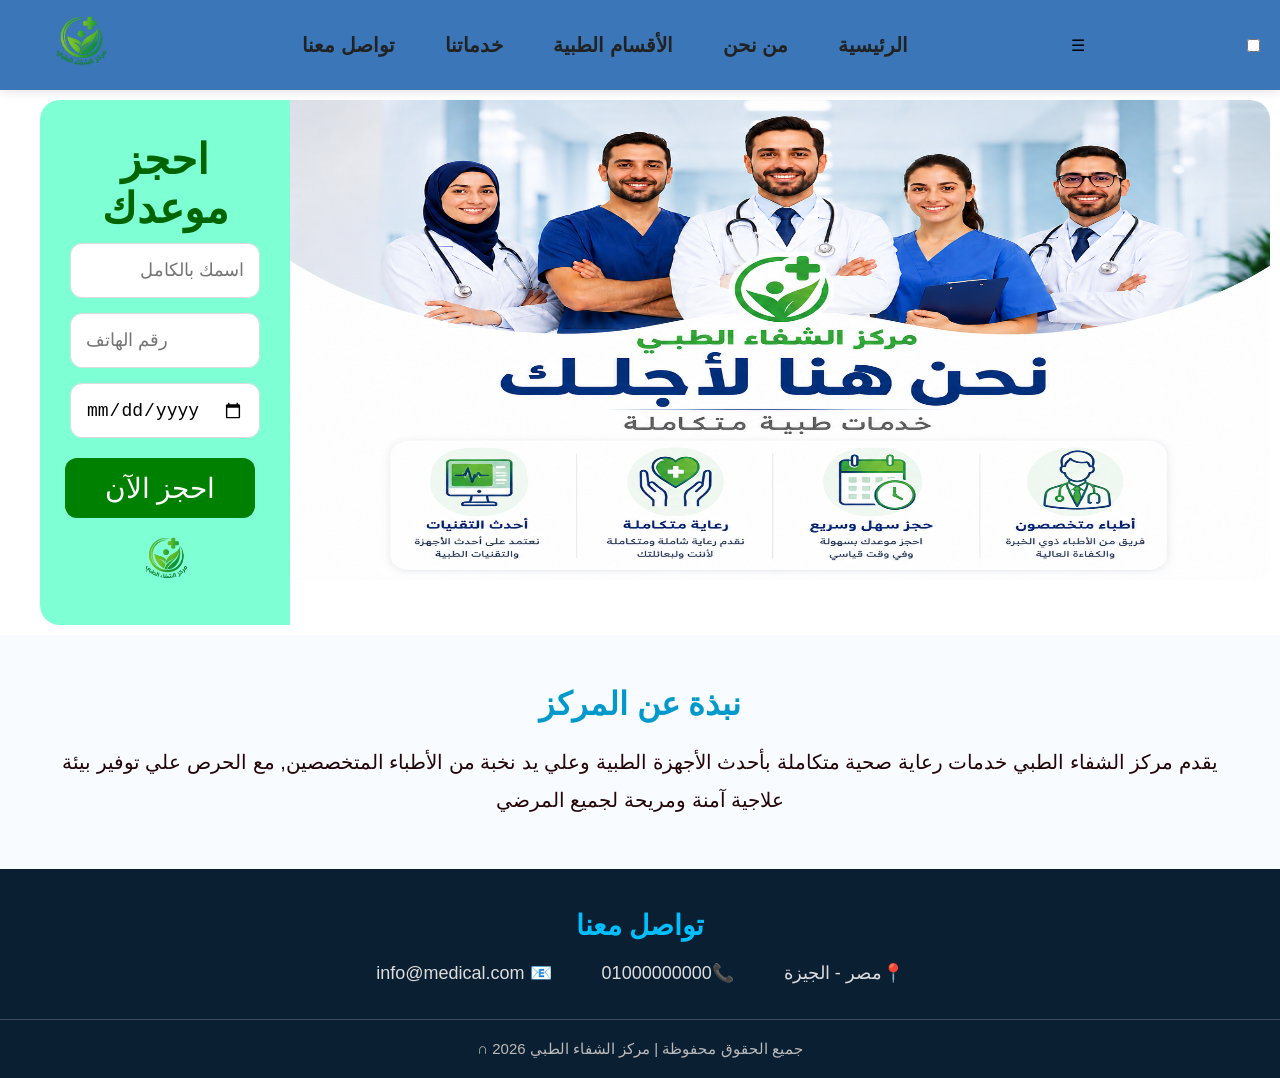
<file: index.html>
<!DOCTYPE html>
<html lang="ar" dir="rtl">
<head>
    <meta charset="UTF-8">
    <meta name="viewport" content="width=device-width, initial-scale=1.0">
    <title>مركز الشفاء الطبي</title>
    <link rel="stylesheet" href="style.css">
    <meta name="google" content="notranslate">
    <meta name="robots" content="notranslate">
</head>
<body>
     <header>
        <input type="checkbox" id="menu-toggle" class="menu-toggle">
        <label for="menu-toggle" class="menu-icon">&#9776;</label>
         <nav>
            <ul>
                <li><a href="index.html">الرئيسية</a></li>
                <li><a href="#">من نحن</a></li>
                <li class="dropdown">
                    <a href="aksam.html">الأقسام الطبية</a>
                    <input type="checkbox" id="drop-toggle"
                     class="drop-toggle">
                    <label for="drop-toggle" class="drop-icon">&#9662;</label> 

                    <ul class="dropdown-menu">
                        <li><a href="#">قلب</a></li>
                        <li><a href="kids.html">أطفال</a></li>
                        <li><a href="#">عظام</a></li>
                        <li><a href="#">أسنان</a></li>
                    </ul>
                </li>
                <li><a href="#">خدماتنا</a></li>
                <li><a href="contact-us.html">تواصل معنا</a></li>    
            </ul>
         

         </nav>
        <div class="logo">
            <img src="images/logo2.png" alt="logo">

        </div>

    </header>
<!--الصورة والفورم  -->
     <section class="hero">
        <!-- الصورة -->
         <div class="hero-image">
            <img src="images/mydoctors.png" alt="doctor">
         </div>
         <!-- الفورم -->
          <div class="form-box">
            <h2>احجز موعدك</h2>
            <form>
                <input type="text" placeholder="اسمك بالكامل">
                <input type="tel" placeholder="رقم الهاتف">
                <input type="date">
                <button>احجز الآن</button>
                <div class="form-logo">
                    <img src="images/logo2.png" alt="form-logo">

                </div>
            </form>
        </div>
    </section>
    <section class="about-center">
        <h2>نبذة عن المركز</h2>
        <p>
            يقدم مركز الشفاء الطبي خدمات رعاية صحية متكاملة
             بأحدث الأجهزة الطبية وعلي يد نخبة من الأطباء المتخصصين, مع الحرص علي 
             توفير بيئة علاجية آمنة ومريحة لجميع المرضي
        </p>

    </section>
    <footer class="footer">
        <div class="footer-contact">
            <h3>تواصل معنا</h3>
            <div class="contact-info">
            <p>📍مصر - الجيزة</p>
            <p>📞01000000000</p>
            <p>📧 info@medical.com</p>
            </div>
        <div class="footer-bottom">
            <p dir="rtl">
                جميع الحقوق محفوظة | مركز الشفاء الطبي 2026 &cap;
            </p>

        </div>    
            

        </div>

    </footer>

</body>
</html>
</file>
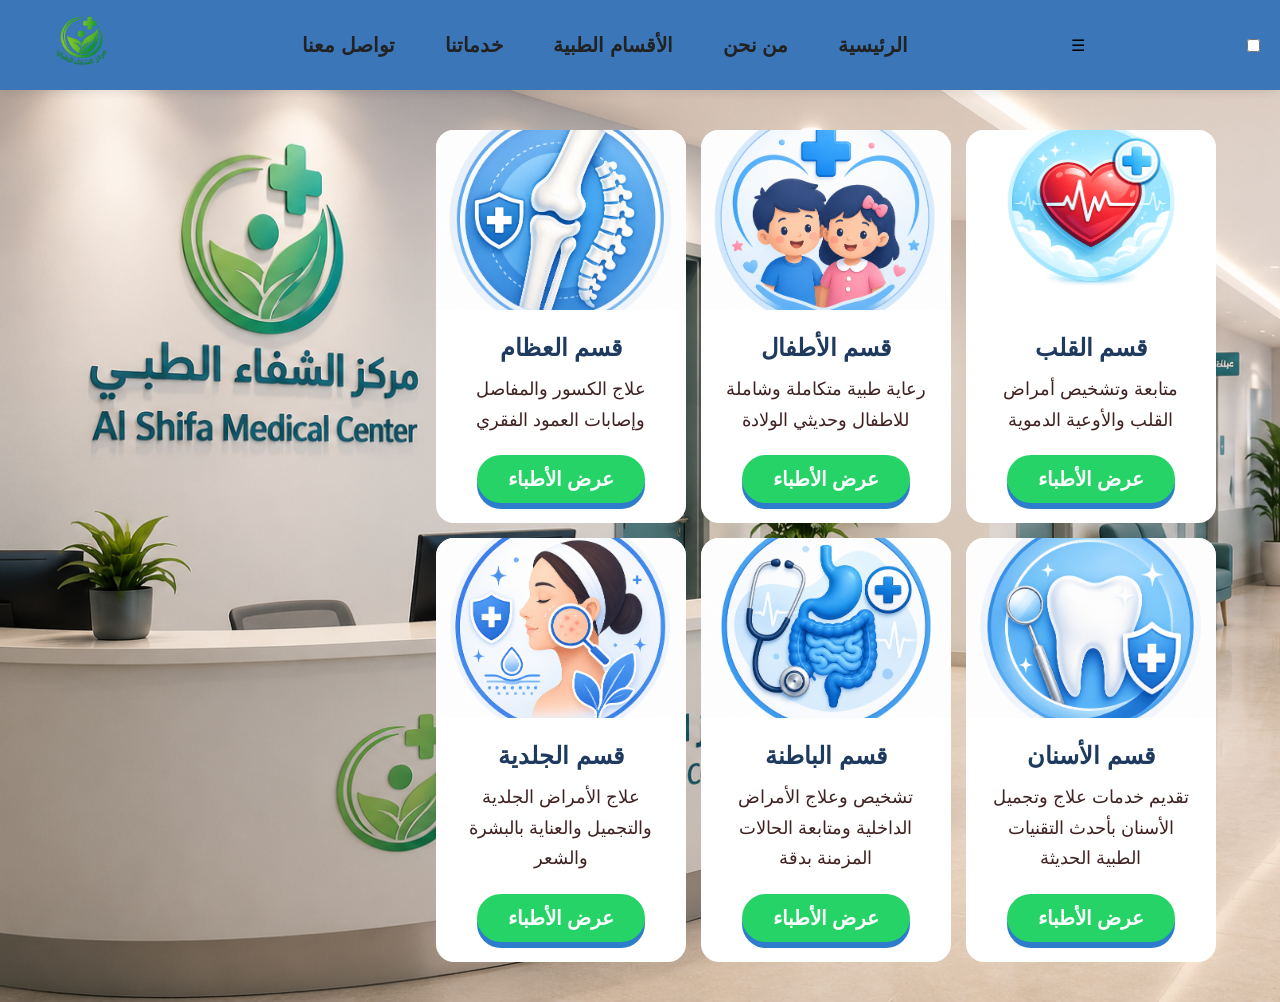
<file: aksam.html>
<!DOCTYPE html>
<html lang="ar" dir="rtl">
<head>
    <meta charset="UTF-8">
    <meta name="viewport" content="width=device-width, initial-scale=1.0">
    <title>Document</title>
    <link rel="stylesheet" href="style.css">
    <meta name="google" content="notranslate">
    <meta name="robots" content="notranslate"
</head>
<body class="pag2">
   <header>
        <input type="checkbox" id="menu-toggle" class="menu-toggle">
        <label for="menu-toggle" class="menu-icon">&#9776;</label>
         <nav>
            <ul>
                <li><a href="index.html">الرئيسية</a></li>
                <li><a href="#">من نحن</a></li>
                <li class="dropdown">
                    <a href="aksam.html">الأقسام الطبية</a>
                    <input type="checkbox" id="drop-toggle"
                     class="drop-toggle">
                    <label for="drop-toggle" class="drop-icon">&#9662;</label> 

                    <ul class="dropdown-menu">
                        <li><a href="#">قلب</a></li>
                        <li><a href="kids.html">أطفال</a></li>
                        <li><a href="#">عظام</a></li>
                        <li><a href="#">أسنان</a></li>
                    </ul>
                </li>
                <li><a href="#">خدماتنا</a></li>
                <li><a href="contact-us.html">تواصل معنا</a></li>    
            </ul>
         

         </nav>
        <div class="logo">
            <img src="images/logo2.png" alt="logo">

        </div>

    </header>
    <div class="departments-page">
        <div class="dept-card">
        <img src="images/car1.png" alt="">
        <div class="card-content">
        <h3>قسم القلب</h3>
        <p>
            متابعة وتشخيص أمراض القلب والأوعية الدموية
        </p>
        <a href="#" class="btn">عرض الأطباء</a>
        </div>

    </div>
    <!-- قسم الاطفال -->
     <div class="dept-card">
        <img src="images/card2.png" alt="">
        <div class="card-content">
            <h3>قسم الأطفال</h3>
            <p>
                رعاية طبية متكاملة وشاملة للاطفال وحديثي الولادة
            </p>
            <a href="kids.html" class="btn">عرض الأطباء</a>

        </div>

     </div>
     <!-- قسم العظام -->
      <div class="dept-card">
        <img src="images/card3.png" alt="">
        <div class="card-content">
            <h3>قسم العظام</h3>
            <p>
                علاج الكسور والمفاصل وإصابات العمود الفقري
            </p>
            <a href="#" class="btn">عرض الأطباء</a>

        </div>

      </div>
      <!-- قسم الأسنان -->
       <div class="dept-card">
        <img src="images/card4.png" alt="">
        <div class="card-content">
            <h3>قسم الأسنان</h3>
            <p>
                تقديم خدمات علاج وتجميل الأسنان بأحدث التقنيات الطبية الحديثة
            </p>
            <a href="#" class="btn">عرض الأطباء</a>

        </div>

       </div>
       <div class="dept-card">
        <img src="images/card5.png" alt="">
        <div class="card-content">
            <h3>قسم الباطنة</h3>
            <p>
                تشخيص وعلاج الأمراض الداخلية ومتابعة الحالات المزمنة بدقة
            </p>
            <a href="#" class="btn">عرض الأطباء</a>

        </div>

       </div>
       <div class="dept-card">
        <img src="images/card6.png" alt="">
        <div class="card-content">
            <h3>قسم الجلدية</h3>
            <p>
                علاج الأمراض الجلدية والتجميل والعناية بالبشرة والشعر
            </p>
            <a href="#" class="btn">عرض الأطباء</a>

        </div>

       </div>
    </div>
    </body>


    

</html>
</file>
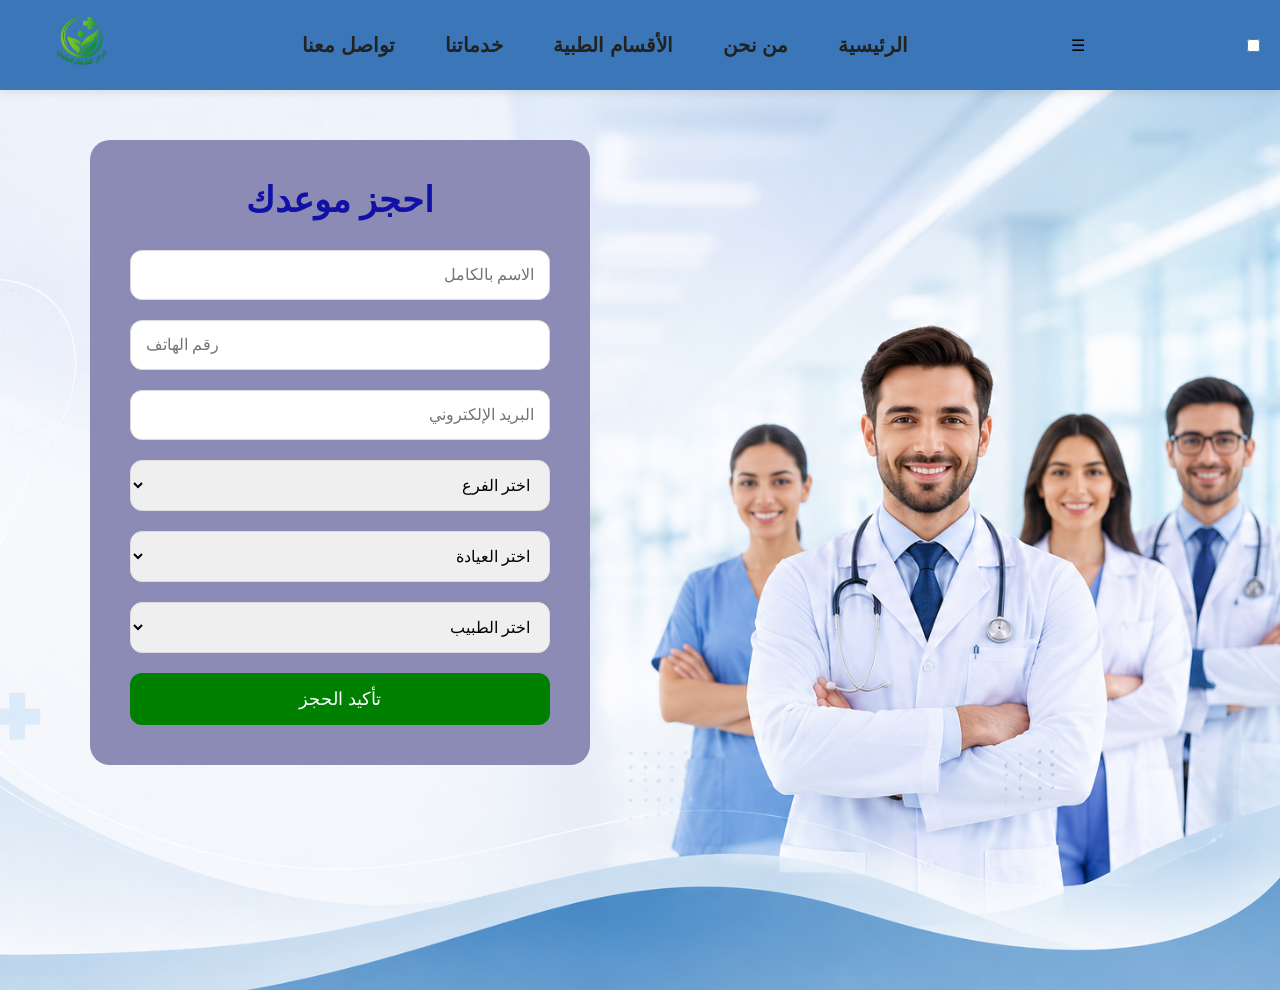
<file: booking.html>
<!DOCTYPE html>
<html lang="ar" dir="rtl">
<head>
    <meta charset="UTF-8">
    <meta name="viewport" content="width=device-width, initial-scale=1.0">
    <title>booking</title>
    <link rel="stylesheet" href="style.css">
    <meta name="google" content="notranslate">
    <meta name="robots" content="notranslate">
</head>
<body class="booking-pag-body">
    <header>
        <input type="checkbox" id="menu-toggle" class="menu-toggle">
        <label for="menu-toggle" class="menu-icon">&#9776;</label>
         <nav>
            <ul>
                <li><a href="index.html">الرئيسية</a></li>
                <li><a href="#">من نحن</a></li>
                <li class="dropdown">
                    <a href="aksam.html">الأقسام الطبية</a>
                    <input type="checkbox" id="drop-toggle"
                     class="drop-toggle">
                    <label for="drop-toggle" class="drop-icon">&#9662;</label> 

                    <ul class="dropdown-menu">
                        <li><a href="#">قلب</a></li>
                        <li><a href="kids.html">أطفال</a></li>
                        <li><a href="#">عظام</a></li>
                        <li><a href="#">أسنان</a></li>
                    </ul>
                </li>
                <li><a href="#">خدماتنا</a></li>
                <li><a href="contact-us.html">تواصل معنا</a></li>    
            </ul>
         

         </nav>
        <div class="logo">
            <img src="images/logo2.png" alt="logo">

        </div>

    </header>
    <section class="booking-pag">
        <div class="booking-container">
            <form class="booking-form">
                <h2>احجز موعدك</h2>
                <input type="text" placeholder="الاسم بالكامل">
                <input type="tel" placeholder="رقم الهاتف">
                <input type="email" placeholder="البريد الإلكتروني">
                <select>
                    <option disabled selected>
                        اختر الفرع
                    </option>
                    <option>فرع القاهرة</option>
                    <option>فرع الجيزة</option>
                    <option>فرع الإسكندرية</option>
                
                </select>
                <select>
                    <option disabled selected>
                        اختر العيادة
                    </option>
                    <option>قلب</option>
                    <option>أطفال</option>
                    <option>عظام</option>
                    <option>أسنان</option>
                </select>
                <select>
                    <option disabled selected>
                        اختر الطبيب
                    </option>
                    <option>د/ أحمد علي</option>
                    <option>د/ علي حسن</option>
                    <option>د/ طارق النبراشي</option>
                    <option>د/ نجلاء سعيد</option>
                </select>
                <button>تأكيد الحجز</button>
            </form>

        </div>
        

    </section>
    
</body>
</html>
</file>
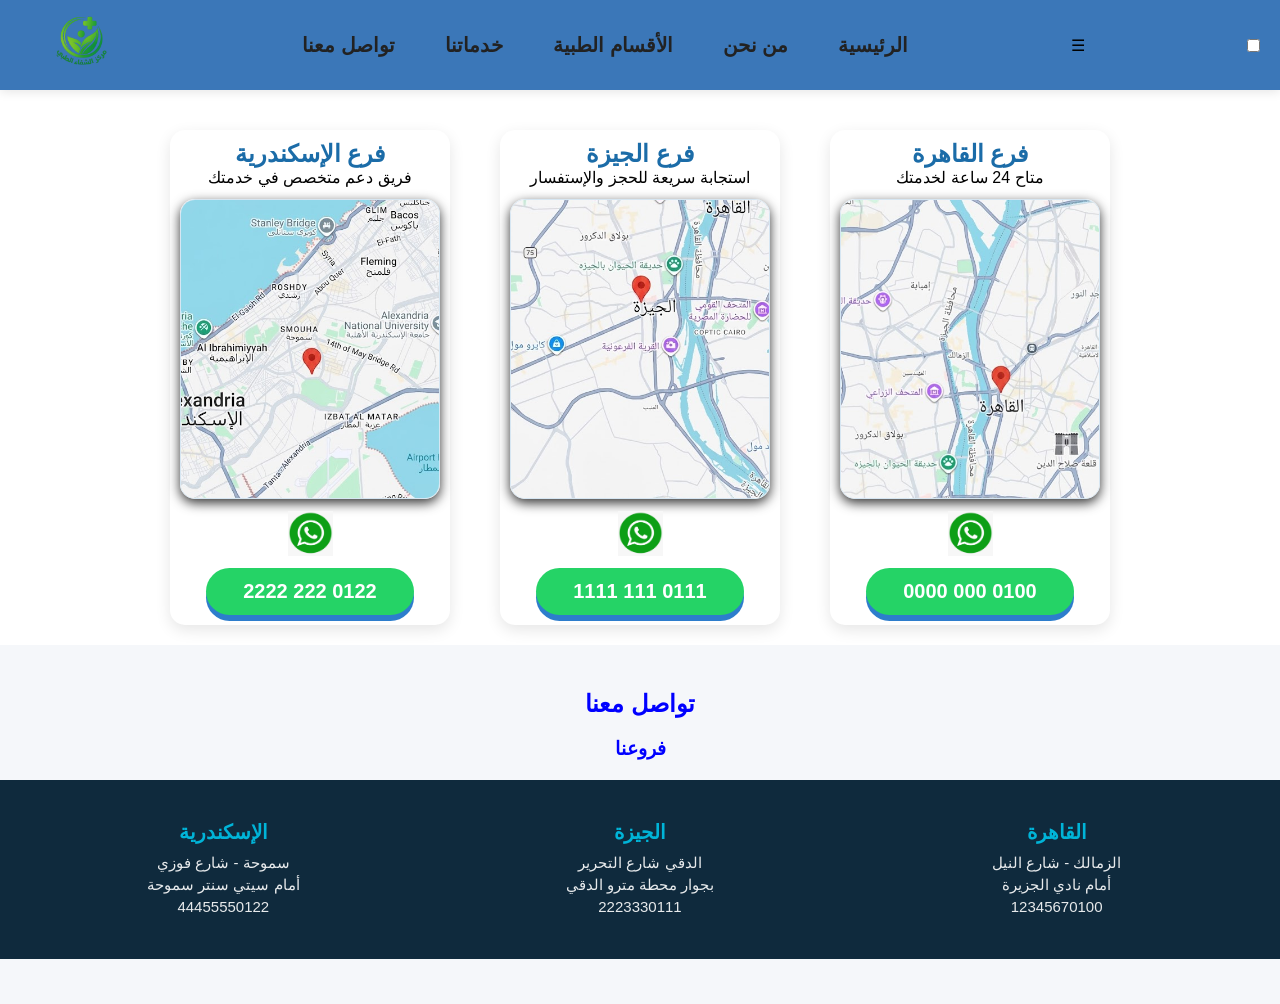
<file: contact-us.html>
<!DOCTYPE html>
<html lang="ar" dir="rtl">
<head>
    <meta charset="UTF-8">
    <meta name="viewport" content="width=device-width, initial-scale=1.0">
    <title>contact-us</title>
    <link rel="stylesheet" href="style.css">
    <meta name="google" content="notranslate">
    <meta name="robots" content="notranslate">
</head>
<body>
    <header>
        <input type="checkbox" id="menu-toggle" class="menu-toggle">
        <label for="menu-toggle" class="menu-icon">&#9776;</label>
         <nav>
            <ul>
                <li><a href="index.html">الرئيسية</a></li>
                <li><a href="#">من نحن</a></li>
                <li class="dropdown">
                    <a href="aksam.html">الأقسام الطبية</a>
                    <input type="checkbox" id="drop-toggle"
                     class="drop-toggle">
                    <label for="drop-toggle" class="drop-icon">&#9662;</label> 

                    <ul class="dropdown-menu">
                        <li><a href="#">قلب</a></li>
                        <li><a href="kids.html">أطفال</a></li>
                        <li><a href="#">عظام</a></li>
                        <li><a href="#">أسنان</a></li>
                    </ul>
                </li>
                <li><a href="#">خدماتنا</a></li>
                <li><a href="contact-us.html">تواصل معنا</a></li>    
            </ul>
         

         </nav>
        <div class="logo">
            <img src="images/logo2.png" alt="logo">

        </div>

    </header>
    <div class="container">
        <!-- القاهرة -->
         <div class="card">
            <h2>فرع القاهرة</h2>
            <p>متاح 24 ساعة لخدمتك</p>
            <div class="map-box">
                <img src="images/cairo.jpeg" alt="خريطة القاهرة">
            </div>
            <img src="images/ws-app.jpeg" class="whatsapp-icon" alt="logo1">
            <div class="btn">0100 000 0000</div>
        </div>
        <!-- الجيزة -->
         <div class="card">
            <h2>فرع الجيزة</h2>
            <p>استجابة سريعة للحجز والإستفسار</p>
            <div class="map-box">
                <img src="images/giza.jpeg" alt="خريطة الجيزة">
            </div>
            <img src="images/ws-app.jpeg" class="whatsapp-icon" alt="logo2">
            <div class="btn">0111 111 1111</div>
        </div>
        <!-- الإسكندرية -->
         <div class="card">
            <h2>فرع الإسكندرية</h2>
            <p>فريق دعم متخصص في خدمتك</p>
            <div class="map-box">
                <img src="images/alex.jpeg" alt="خريطة الإسكندرية">
            </div>
            <img src="images/ws-app.jpeg" class="whatsapp-icon" alt="logo3">
            <div class="btn">0122 222 2222</div>

         </div>

    </div>
    <section class="contact-section">
        <h2 class="main-title">تواصل معنا</h2>
        <h3 branches-title>فروعنا</h3>
        <div class="contact-strip">
            <div class="contact-item">
                <h3>القاهرة</h3>
                <p>الزمالك - شارع النيل</p>
                <p>أمام نادي الجزيرة</p>
                <p>12345670100</p>

            </div>
            <div class="contact-item">
                <h3>الجيزة</h3>
                <p>الدقي شارع التحرير</p>
                <p>بجوار محطة مترو الدقي</p>
                <p>2223330111</p>

            </div>
            <div class="contact-item">
                <h3>الإسكندرية</h3>
                <p>سموحة - شارع فوزي</p>
                <p>أمام سيتي سنتر سموحة</p>
                <p>44455550122</p>

            </div>

        </div>

    </section>

</body>
</html>
</file>
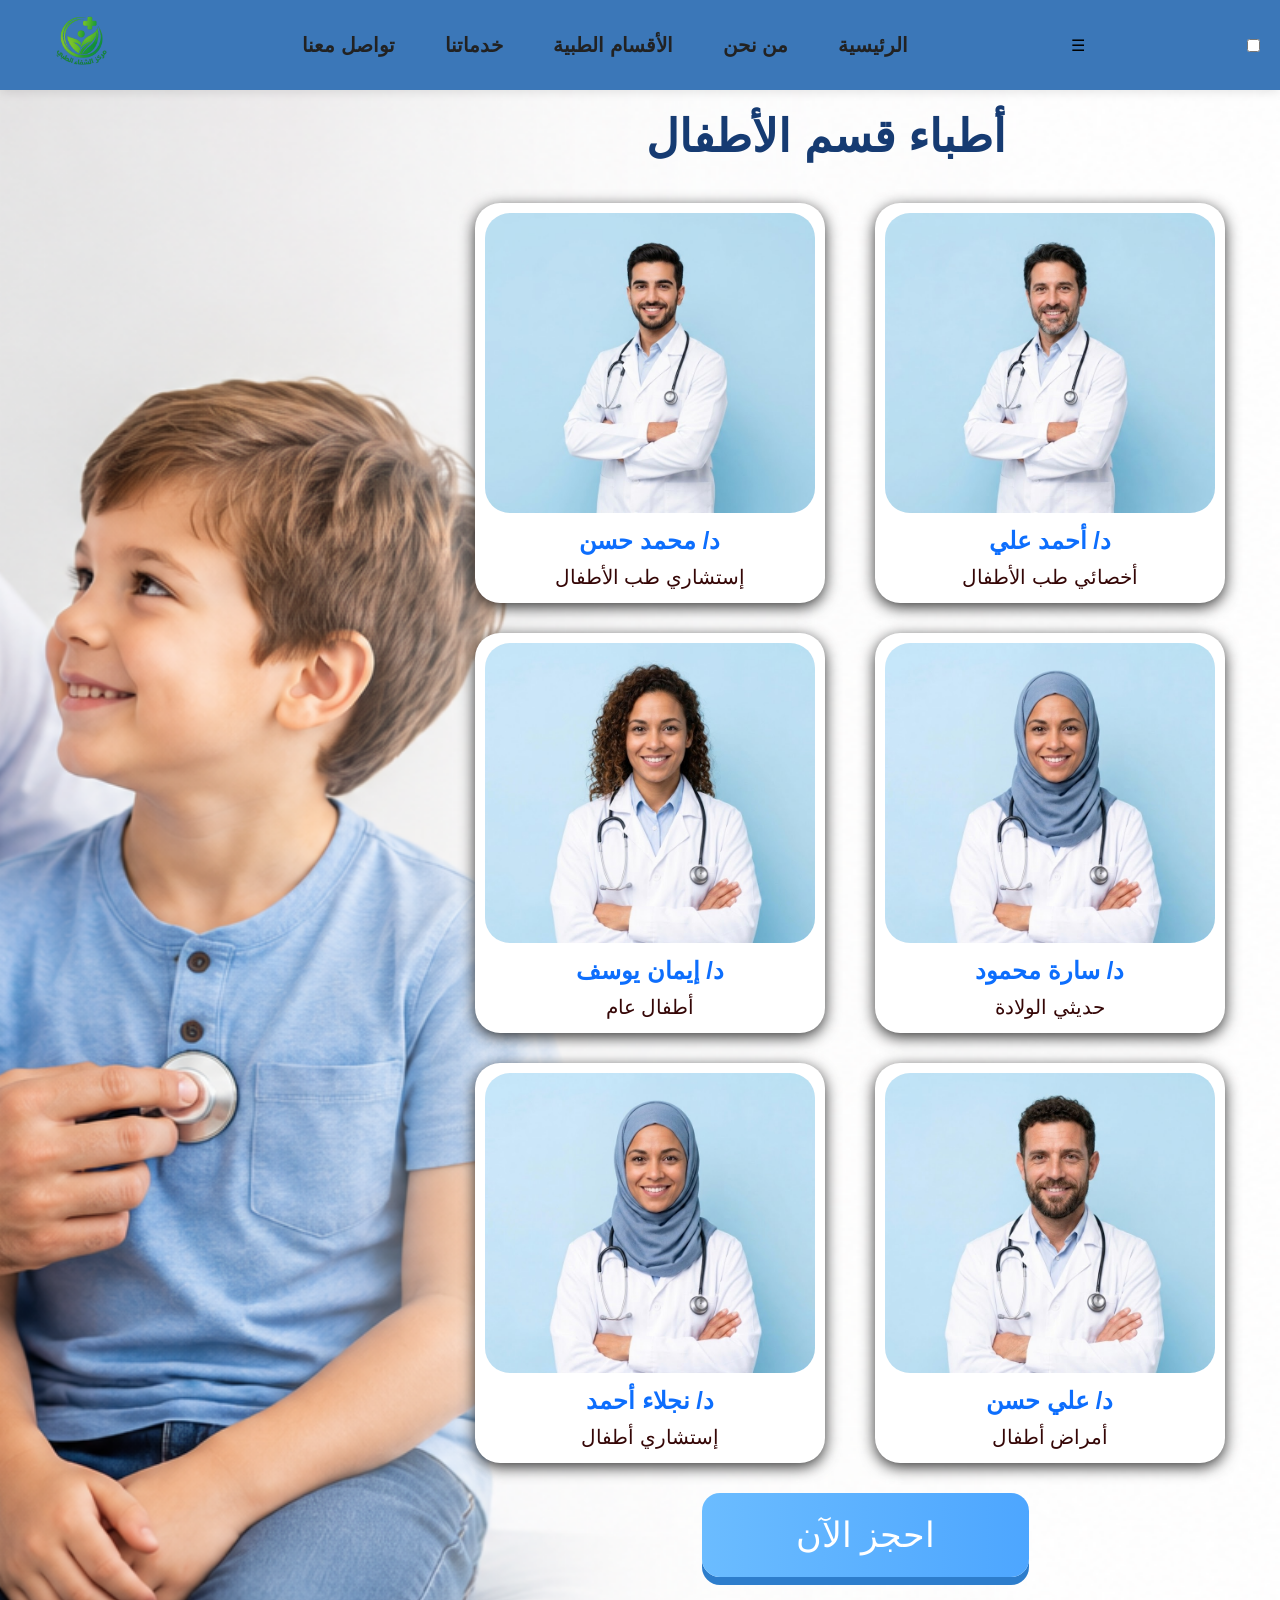
<file: kids.html>
<!DOCTYPE html>
<html lang="ar" dir="rtl">
<head>
    <meta charset="UTF-8">
    <meta name="viewport" content="width=device-width, initial-scale=1.0">
    <title>مركز الشفاء الطبي</title>
    <link rel="stylesheet" href="style.css">
    <meta name="google" content="notranslate">
    <meta name="robots" content="notranslate">
</head>
<body class="kids">
   <header>
        <input type="checkbox" id="menu-toggle" class="menu-toggle">
        <label for="menu-toggle" class="menu-icon">&#9776;</label>
         <nav>
            <ul>
                <li><a href="index.html">الرئيسية</a></li>
                <li><a href="#">من نحن</a></li>
                <li class="dropdown">
                    <a href="aksam.html">الأقسام الطبية</a>
                    <input type="checkbox" id="drop-toggle"
                     class="drop-toggle">
                    <label for="drop-toggle" class="drop-icon">&#9662;</label> 

                    <ul class="dropdown-menu">
                        <li><a href="#">قلب</a></li>
                        <li><a href="kids.html">أطفال</a></li>
                        <li><a href="#">عظام</a></li>
                        <li><a href="#">أسنان</a></li>
                    </ul>
                </li>
                <li><a href="#">خدماتنا</a></li>
                <li><a href="contact-us.html">تواصل معنا</a></li>    
            </ul>
         

         </nav>
        <div class="logo">
            <img src="images/logo2.png" alt="logo">

        </div>

    </header>
    <section class="container">
        <h1 class="title">أطباء قسم الأطفال</h1>
        <div class="grid">
            <div class="doctor">
                <img src="images/doc1.jpeg" alt="">
                <div class="doctor-info">
                <h3>د/ أحمد علي</h3>
                <p>أخصائي طب الأطفال</p>
                </div>

            </div>
            <div class="doctor">
                <img src="images/doc2.jpeg" alt="">
                <div class="doctor-info">
                <h3>د/ محمد حسن</h3>
                <p>إستشاري طب الأطفال</p>
                </div>
            </div>
            <div class="doctor">
                <img src="images/doc5.jpeg" alt="">
                <div class="doctor-info">
                <h3>د/ سارة محمود</h3>
                <p>حديثي الولادة</p>
                </div>

            </div>
            <div class="doctor">
                <img src="images/doc6.jpeg" alt="">
                <div class="doctor-info">
                <h3>د/ إيمان يوسف</h3>
                <p>أطفال عام</p>
                </div>

            </div>
            <div class="doctor">
                <img src="images/doc4.jpeg" alt="">
                <div class="doctor-info">
                <h3>د/ علي حسن</h3>
                <p>أمراض أطفال</p>
                </div>

            </div>
            <div class="doctor">
                <img src="images/doc5.jpeg" alt="">
                <div class="doctor-info">
                <h3>د/ نجلاء أحمد</h3>
                <p>إستشاري أطفال</p>
                </div>

            </div>

        </div>
        <div class="btn-box">
            <a href="booking.html">
                <button class="big-btn">
                    احجز الآن
                </button>
            </a>

        </div>
    </section>
    
</body>
</html>
</file>
<file: style.css>
*{
    padding: 0;
    margin: 0;
    box-sizing: border-box;
}
body{
    padding-top: 90px;
    margin: 0;
    width: 100%;
    overflow-x: hidden;
    direction: rtl;
    font-family: Arial, sans-serif;
    background-color: white;
    height: auto !important;
    min-height: 100vh;
}
 /*  الهيدر  */
 header{
    position: fixed;
    top: 0;
    left: 0;
    width: 100%;
    display: flex;
    background-color: #3b77b8;
    box-shadow: 0 2px 10px rgba(0, 0, 0, 0.1);
    padding: 5px 20px;
    justify-content: space-between;
    align-items: center;
    z-index: 9999;
}
/* الميديا كويري للهيدر(نافبار ولوجو) */
/* اخفاء سهم الدروب داون والتشيك بوكس ع الكمبيوتر */
.drop-toggle, .drop-icon{
    display: none;
}





@media (max-width: 768px) {
    /* بننزل محتوى الموقع كله تحت الهيدر عشان مشكلة المارجين تفضل محلولة */
    body {
        padding-top: 60px !important;
    }

    /* الهيدر الثابت */
    header {
        position: fixed !important;
        top: 0 !important;
        left: 0 !important;
        width: 100% !important;
        height: 60px !important;
        background-color: #3b77b8 !important;
        z-index: 9999 !important;
    }

    /* الأيقونات واللوجو */
    .menu-icon {
        display: block !important;
        position: absolute !important;
        right: 20px !important;
        top: 12px !important;
        font-size: 28px !important;
        color: black !important;
        cursor: pointer !important;
        z-index: 10001 !important;
    }

    .logo {
        position: absolute !important;
        left: 20px !important;
        top: 8px !important;
        z-index: 10001 !important;
    }
    .logo img {
        height: 45px !important;
        width: auto !important;
    }

    nav {
        position: relative !important;
        width: 100% !important;
        height: 100% !important;
        max-height: none !important;
    }

    /* 📌 القائمة الزرقاء: زودنا overflow-y عشان لو اللينكات كتيرة تسكرول وما تختفيش */
        nav ul {
    position: fixed !important;
    top: 60px !important;
    right: -100% !important;
    width: 50% !important;
    height: auto !important;
    background-color: white !important;
    display: flex !important;
    flex-direction: column !important;
    align-items: flex-start !important;
    justify-content: flex-start !important; /* يضمن بدء العناصر من الأعلى مباشرة */
    gap: 15px !important; /* تقليل المسافة بين العناصر وتثبيتها بشكل أنيق */
    padding: 20px 15px !important; /* مسافة داخلية متناسقة للـ الحواف */
    margin: 0 !important;
    list-style: none !important;
    z-index: 998 !important;
    transition: right 0.4s ease-in-out !important;
    overflow-y: auto !important; /* يضمن تفعيل السكرول إذا كان الهاتف صغيراً جداً دون اختفاء (خدماتنا) */
        }

    nav ul li {
        width: 100% !important;
        margin-bottom: 2px !important;
        position: relative !important;
    }
    nav ul li {
    margin: 0 !important; /* إلغاء أي هوامش افتراضية تتسبب في وسع المسافات */
    padding: 0 !important;
    width: 100% !important;
}

nav ul li a {
    display: block !important;
    padding: 8px 10px !important; /* يعطي مساحة ضغط مريحة للمستخدم وشكل أنيق دون أخذ مساحة ضخمة */
    margin: 0 !important;
}
    

    .menu-toggle:checked ~ nav ul {
        right: 0 !important;
    }

    /* 🏹 السهم الأبيض الصغير: بنخليه يظهر تحت الكلمة مباشرة وبشكل واضح */
    .dropdown > a {
        display: flex !important;
    }
    
    label[for="drop-toggle"] {
        display: inline flex !important;
        color: black !important; /* أبيض صريح */
        font-size: 22px !important;
        cursor: pointer !important;
        margin-top: 5px !important; /* تحت الكلمة مباشرة */
        text-align: center !important;
        width: fit-content !important;
    }

    /* القائمة الفرعية للأقسام */
    header .dropdown-menu {
        display: none !important;
        position: static !important; /* بتفتح تحت السهم علطول جوة المنيو */
        width: 100% !important;
        background-color: aqua !important;
        border-radius: 10px !important;
        list-style: none !important;
        padding: 0px !important;
        margin-top: 5px !important;
    }
    header .dropdown-menu li {
        margin-bottom: 0px !important;
    }
    header .dropdown-menu li a {
        font-size: 16px !important;
    }

    /* فتح الأقسام */
    .drop-toggle:checked ~ .dropdown-menu {
        display: block !important;
    }

    /* إخفاء مربعات التشيك بوكس القبيحة */
    .menu-toggle, .drop-toggle {
        display: none !important;
    }
}








 

nav> ul{
    list-style: none;
    display: flex;
    align-items: center;
    gap: 50px;
}
nav> ul> li> a{
    text-decoration: none;
    color: #222;
    font-size: 20px;
    font-weight: bold;
    padding: 10px 0;
    transition: 0.3s;
}
nav> ul> li> a:hover{
    color: white;
}
.dropdown{
    position: relative;
}
.dropdown> a{
    transition: 0.3s ease;
}
.dropdown:hover> a{
    color: white;
    
} 
.dropdown-menu{
    display: none;
    position: absolute;
    top: 25px;
    right: 0;
    width: 150px;
    background: white;
    border-radius: 15px;
    padding: 10px 0;
    box-shadow: 0 10px 25px rgba(0, 0, 0, 0.12);
    opacity: 0;
    visibility: hidden;
    transform: 
    translateY(18px)
    scale(0.94);
    transition: 
    opacity 0.7s ease,
    transform 0.7s ease,
    visibility 0.7s cubic-bezier(0.19, 1, 0.22, 1);
    z-index: 9999;
}
.dropdown:hover .dropdown-menu{
    display: block;
    opacity: 1;
    visibility: visible;
    transform: translateY(0)
    scale(1);
}
.dropdown-menu li{
    list-style: none;
}
.dropdown-menu li a{
    display: block;
    padding: 14px 20px;
    color: #222;
    text-decoration: none;
    font-size: 20px;
    transition: 0.3s ease;
}
.dropdown-menu li a:hover{
    background: green;
    color: white;
    padding-right: 30px;
}
.logo{
    display: flex;
    align-items: center;
    max-width: 250px;

}
.logo img{
    width: 120px;
    

}



/* الصورة والفورم */
.hero{
    display: flex;
    gap: 0;
    align-items: stretch;
    
    padding: 10px;
    flex-wrap: wrap;
}
/*  الصورة */
.hero-image img{
    display: block;
    width: 980px;
    height: 480px;
    border-radius: 0 20px 20px 0 ;
}
/* الفورم */
.form-box{
    width: 40px;
    
    min-width: 250px;
    max-width: 500px;
    background-color: aquamarine;
    padding: 30px;
    border-radius: 20px 0 0 20px;
    margin-left: 0;
    display: flex;
    flex-direction: column;
    gap: 0;
}
.form-box h2{
    text-align: center;
    color: darkgreen;
    font-size: 42px;
    margin: 5px;
    margin-bottom: 10px ;
}
.form-box input{
    width: 100%;
    height: 55px;
    box-sizing: border-box;
    border: 1px solid #ddd;
    border-radius: 12px;
    padding: 0 15px;
    margin-bottom: 15px;
    font-size: 18px;
    outline: none;
    transition: 0.3s;
}
.form-box input:focus{
    border-color: green;
    box-shadow: 0 0 8px rgba(0, 128, 0, 0.2);
}
.form-box button{
    width: 100%;
    height: 60px;
    box-sizing: border-box;
    background: green;
    color: white;
    border: none;
    border-radius: 12px;
    font-size: 28px;
    cursor: pointer;
    margin: 5px;
    transition: 0.3s;
}    
.form-box button:hover{
    background-color: darkgreen;
    transform: scale(1.03);
}
.form-logo{
    margin-top: 5px;
}
.form-logo img{
    width: 100px;
    height: auto;
    display: block;
    margin: auto;
}
.about-center{
    width: 100%;
    padding: 50px;
    background: #f8fbff;
    text-align: center;
}
.about-center h2{
    color: #0099cc;
    font-size: 32px;
    margin-bottom: 20px;
}
.about-center p{
    color: rgb(35, 5, 5);
    font-size: 20px;
    line-height: 1.9;
}
.footer{
    width: 100%;
    background: #0b1f33;
    color: white;
    text-align: center;
    padding-top: 40px;
}



.footer-contact h3{
    color: #00bfff;
    font-size: 28px;
    margin-bottom: 20px;
}
.contact-info{
    display: flex;
    justify-content: center;
    align-items: center;
    gap: 50px;
    flex-wrap: wrap;
}
.contact-info p{
    margin: 0;
    color: #ddd;
    font-size: 18px;
}
.footer-bottom{
    margin-top: 35px;
    padding: 20px;
    border-top: 1px solid rgba(255, 255, 255, 0.2);
    font-size: 15px;
    color: #bbb;
}
/* الميديا كويري لصفحة الرئيسية */
@media (max-width: 1024px){
    html, body{
        width: 100%;
        overflow-x: hidden;
        overflow-y: auto;
    }
    .hero{
        flex-direction: column !important;
        align-items: center !important;
        justify-content: center !important;
        padding: 20px 10px;
        width: 100% !important;
        box-sizing: border-box !important;

    }
    .hero-image{
        width: 100% !important;
        display: flex !important;
        justify-content: center !important;
    }
    .hero-image img{
        width: 90% !important;
        height: auto !important;
        max-width: 100% !important;
        border-radius: 20px !important;
    }
    .form-box{
        width: 90% !important;
        max-width: 400px !important;
        margin: 20px auto !important;
        box-sizing: border-box !important;
    }
    .form-box h2{
        font-size: 26px !important;
        margin-bottom: 15px !important;
    }
    .form-box input, .form-box button{
        font-size: 16px !important;
        height: 50px !important;
    }
    .contact-info{
        gap: 15px !important;
        justify-content: center !important;
        width: 100% !important;
        box-sizing: border-box !important;
    }
    .contact-info p{
        font-size: 15px !important;
        text-align: center !important;
    }
    .footer{
        width: 100% !important;
        position: relative !important;
        height: auto !important;
        clear: both;
    }
}
/* -------------- pag2 ------------- */
.pag2{
    padding: 0;
    margin: 0;
    box-sizing: border-box;
}
.pag2{
    
    background-image: url("images/backgrownd.png");
    background-size: cover;
    margin: 0;
    font-family: Arial, sans-serif;
    padding-top: 90px;
    width: 100%;
    
    overflow-x: hidden;
    direction: rtl;
}
/* صفحة الاقسام */
.departments-page{
    width: 90%;
    margin: 40px auto;
    display: grid;
    grid-template-columns: repeat(3,250px);
    gap: 15px;
}
/* الكارت */
.dept-card{
    width: 250px;
    background: white;
    border-radius: 18px;
    overflow: hidden;
    box-shadow: rgba(0, 0, 0, 0.1);
    transition: 0.3s;
}
.dept-card:hover{
    transform: translateY(-8px);
}
/* الصورة */
.dept-card img{
    width: 100%;
    height: 180px;
    object-fit: cover;
    background: white;
}
/* محتوي الكارت */
.card-content{
    padding: 20px;
    text-align: center;
}
/* عنوان القسم */
.card-content h3{
    font-size: 24px;
    color: #1e3a5f;
    margin-bottom: 12px;
}
/* وصف القسم */
.card-content p{
    color: #402222;
    line-height: 1.7;
    margin-bottom: 20px;
    font-size: 18px;
}
/* الزر */
.btn{
    width: 80%;
    margin: auto;
    padding: 12px;
    border: none;
    display:inline-block;
    text-decoration: none;
    background: #4da6ff;
    color: white;
    padding: 10px 20px;
    border-radius: 12px;
    box-shadow: 0 6px 0 #2d7dcc;
    cursor: pointer;
    transition: 0.3s;
    font-size: 20px;
}
.btn:hover{
    transform: translateY(4px);
    box-shadow: 0 2px 0 #2d7dcc;
}
/* الميديا كويري لصفحة الأقسام الطبية */
@media (max-width: 1024px){
    body.pag2 .departments-page{
        display: flex !important;
        flex-direction: column !important;
        align-items: center !important;
        justify-content: center !important;
        gap: 30px !important;
        padding: 20px 15px !important;
        width: 100% !important;
        box-sizing: border-box !important;
    }
    body.pag2 .dept-card{
        width: 90% !important;
        max-width: 450px !important;
        height: auto !important;
        margin: 0 auto !important;
        box-sizing: border-box !important;
        display: flex !important;
        flex-direction: column !important;
        align-items: center !important;

    }
    body.pag2 .dept-card img{
        width: 100% !important;
        max-width: 250px !important;
        height: auto !important;
        margin-bottom: 15px !important;

    }
    body.pag2 .card-content{
        text-align: center !important;
        width: 100% !important;

    }
    body.pag2 .card-content h3{
        font-size: 22px !important;
        margin-bottom: 10px !important;
    }
    body.pag2 .card-content p{
        font-size: 16px !important;
        line-height: 1.6 !important;
        margin-bottom: 15px !important;
    }
    body.pag2 .card-content .btn{
        display: inline-block !important;
        width: 80% !important;
        max-width: 200px !important;
        padding: 10px 0 !important;
        font-size: 16px !important;
    }
}


    

/* صفحة قسم الأطفال */
.kids{
    margin: 0;
    width: 100%;
    padding-top: 70px;
    direction: rtl;
    font-family: Arial, sans-serif;
    background-image:url("images/pagkids.png");
    overflow-x: hidden;
    background-position: center;
    background-repeat: no-repeat;
    background-size: cover;
}
/* الكونتينر */
.container{
    display: flex;
    padding-top: 40px !important;
    padding-bottom: 20px !important;

}
.title{
    text-align: center;
    margin-bottom: 10px;
    font-size: 45px;
    color: #163b72;
    position: relative;
    margin-left: 30%;
    margin-top: 0;
    padding-bottom: 10px;
}
/* الجريد الذكي ريسبونسف */
.grid{
    display: grid;
    grid-template-columns: repeat(2, 370px);
    justify-content: flex-start;
    gap: 30px 30px;
    margin-top: -30px !important;
    margin-bottom: -30px;
    margin-left: 400px;

}
/* كارت الدكتور */
.doctor{
    background: white;
    align-items: center; 
    width: 350px;
    height: 400px;
    border-radius: 25px;
    padding: 10px;
    
    display: block;
    text-align: center;
    
    overflow: hidden;
    box-shadow: 0 4px 15px rgba(0, 0, 0, 0.8);
    transition: 0.4s ease;
}
/* حركة خفيفة */
.doctor:hover{
    transform: translateY(-8px);
}
/* الصورة */
.doctor img{
    width: 100%;
    height: 300px;
    object-fit: cover;
    border-radius: 25px;
    background: #dfe9f7;
    flex-shrink: 0;

}
.doctor-info{
    text-align: center;
    
    
}
/* اسم الدكتور */
.doctor h3{
    margin-bottom: 10px;
    padding-top: 10px;
    font-size: 24px;
    color: #0d6efd;
    white-space: nowrap;
    
}
/* التخصص */
.doctor p{
    margin-bottom: 20px;
    font-size: 20px;
    color:#350707;
    white-space: nowrap;
}
/* زر الحجز */
.btn-box{
    text-align: center;
    margin-top: 10px;
    margin-bottom: 10px;
    margin-left: 10%;
    
}
.big-btn{
    width: 50%;
    padding: 22px;
    font-size: 35px;
    border: none;
    border-radius: 18px;
    background: linear-gradient(to right , #6bbcff , #4da6ff);
    color: white;
    box-shadow: 0 8px 0 #2d7dcc;
    cursor: pointer;
    transition: 0.2s;
    margin-left: 470px;
}
/* تأثير الضغط ع الزر */
.big-btn:active{
    transform: translateY(5px);
    box-shadow: 0 3px 0 #2d7dcc;
}
.big-btn:hover{
    background: linear-gradient(to right , #3b82f6 , #2563eb);
}
/* الميديا كويري لصفحة قسم الأطفال*/
@media (max-width: 767px){
    section.container,
    .kids .container{
        display: block;
        padding-top: 5px;
        padding-bottom: 20px;
        margin-top: 0 !important;
    }
    .kids .title{
        display: block;
        font-size: 28px;
        width: 100%;
        margin-left: 0;
        margin-top: 0px;
        margin-bottom: 60px;
        text-align: center;
        position: relative;
    }
    .kids .grid{
        display: grid;
        grid-template-columns: 1fr;
        justify-content: center;
        margin: 30px 0 0 0;
        justify-items: center;
    
        gap: 25px;
    }
    .kids .doctor{
        width: 100%;
        max-width: 350px;
        height: auto;
        padding-bottom: 15px;
        margin: 0 auto;

    }
    .kids .doctor img{
        height: 250px;
    }
    .kids .btn-box{
        margin-left: 0;
        margin-right: 0;
        margin-top: 30px;
        margin-bottom: 10px;
        width: 100%;
        text-align: center;
        clear: both;
    }
    .kids .big-btn{
        width: 80%;
        max-width: 320px;
        margin: 0 auto;
        padding: 12px 0;
        font-size: 24px;
        display: inline-block;
        float: none;
    }
}
@media (min-width: 768px) and (max-width: 1024px){
    section.container,
    .kids .container{
        display: block;
        padding-top: 10px;
        padding-bottom: 20px;
    }
    .kids .title{
        display: block;
        font-size: 32px;
        text-align: center;
        width: 100%;
        margin-left: 0;
        margin-top: 10px;
        margin-bottom: 40px;
    }
    .kids .grid{
        margin-top: 30px;
        margin-left: 0;
        margin-right: 0;
        margin-bottom: 10px;
        justify-content: center;

    }
    .kids .doctor{
        height: auto;
        padding-bottom: 15px;
        margin: 0 auto;
    }
    .kids .doctor img{
        height: 260px;
    }
    .kids .btn-box{
        margin-left: 0;
        margin-right: 0;
        text-align: center;
        width: 100%;
    }
    .kids .big-btn{
        width: 40%;
        max-width: 350px;
        margin: 15px auto 0 auto;
        float: none;
        display: inline-block;
    }
}

     
  
/* صفحة من نحن ---- about us */

/* صفحة خدماتنا -----our-services */
.services-hero{
    min-height: 85vh;
    background-image: url(images/b-g-booking.png);
    background-position: center;
    background-size: cover;
    position: relative;
    display: flex;
    justify-content: center;
    align-items: center;
}
.hero-overlay{
    width: 100%;
    height: 100%;
    
    display: flex;
    flex-direction: column;
    justify-content: center;
    align-items: flex-end;
    text-align: left;
    color: blue;
    padding-left: 8%;
    padding-right: 45%;
}
.hero-overlay h1{
    font-size: 55px;
    margin-bottom: 20px;
}
.hero-overlay p{
    max-width: 700px;
    line-height: 1.8;
    font-size: 18px;
    margin-bottom: 50px;
}
.features{
    display: flex;
    gap: 60px;
}
.feature{
    text-align: center;

}
.feature img{
    width: 65px;
    height: 65px;
    margin-bottom: 15px;
    

}
.feature h3{
    font-size: 20px;
    
}
@media (max-width: 768px){
    .hero-overlay h1{
        font-size: 38px;
    }
    .hero-overlay p{
        font-size: 16px;

    }
    .features{
        flex-direction: column;
        gap: 30px;
    }
}
    

/* -----------------------صفحة الحجز-------------------- */
.booking-pag-body{
    background: white;
}
.booking-pag{
    width: 100%;
    min-height: 100vh;
    padding: 50px 20px 80px;
    background-image: url("images/b-g-booking.png");
    background-size: cover;
    background-position: center;
    background-repeat: no-repeat;
}
.booking-container{
    
    max-width: 1200px;
    margin: auto;
    display: flex;
    justify-content: flex-end;
    align-items: center;
    padding-left: 50px;
}
.booking-form{
    width: 100%;
    max-width: 500px;
    background: rgb(139, 139, 181);
    padding: 40px;
    border-radius: 20px;
    display: flex;
    flex-direction: column;
    gap: 20px;
    box-shadow: 0 10 30px rgba(0, 0, 0, 0.15);
    backdrop-filter: blur(5px);
}
.booking-form h2{
    text-align: center;
    font-size: 35px;
    color: rgb(17, 17, 168);
    margin-bottom: 10px;
}
.booking-form input,
.booking-form select{
    width: 100%;
    padding: 15px;
    border: 1px solid #dcdcdc;
    border-radius: 12px;
    outline: none;
    font-size: 16px;
    transition: 0.3s;
}
.booking-form input:focus,
.booking-form select:focus{
    border-color: #0097b2;
    box-shadow: 0 0 10px rgba(0, 151, 178, 0.2);
}
.booking-form button{
    padding: 15px;
    border: none;
    border-radius: 12px;
    background: green;
    color: white;
    font-size: 18px;
    cursor: pointer;
    transition: 0.3s;
}
.booking-form button:hover{
    background: darkgreen;
    transform: translateY(-3px);
}
@media(max-width:768px){
    .booking-container{
        justify-content: center;
        padding-left: 0;
    }
    .booking-form{
        max-width: 100%;
    }
}
/* ----------------صفحة تواصل معنا ------------ */
.container{
    display: flex;
    justify-content: center;
    gap: 50px;
    flex-wrap: wrap;
    padding: 30px 20px;
}
/* الكارت */
.card{
    background: white;
    width: 280px;
    border-radius: 15px;
    box-shadow: 0 5px 15px rgba(0, 0, 0, 0.1);
    padding: 10px;
    text-align: center;
    transition: 0.3s;
}
.card:hover{
    transform: translateY(-8px);
}
.card h2{
    color: #1b6ca8;
}
/* الخريطة */
.map-box{
    width: 100%;
    height: 300px;
    border-radius: 15px;
    overflow: hidden;
    margin: 12px 0;
    box-shadow: 0 4px 12px rgba(0, 0, 0, 0.8);
    border: 1px solid #d6e6f2;
}
.map-box img{
    width: 100%;
    height: 100%;
    object-fit: cover;
    transition: 0.3s;
}
.map-box:hover img{
    transform: scale(1.05);
}
/* لوجو الواتس */
.whatsapp-icon{
    width: 45px;
    height: 45px;
    display: block;
    margin: 12px auto;
}
/* زر الواتساب */
.btn{
    display: inline-block;
    padding: 12px 20px;
    background: #25d366;
    color: white;
    text-decoration: none;
    border-radius: 50px;
    font-weight: bold;
    transition: 0.3s;
}
.btn:hover{
    background: #1ebe5d;
    transform: scale(1.05);
}
/* ----------------تجاوب التابلت------------- */
@media (min-width: 768px) and (max-width: 1024px){
    .card{
        width: 45%;
    }
}
/* ----------موبايل------------------- */
@media (max-width: 767px){
    .container{
        flex-direction: column;
        align-items: center;
    }
    .card{
        width: 90%;
    }
    .map-box{
        height: 200px;
    }
    .btn{
        width: 100%;
    }
}
.contact-section{
    width: 100%;
    padding: 45px 0;
    background: #f5f7fa;
}
.contact-section> h2, h3{
    text-align: center;
    color: blue;
    margin-bottom: 20px;
}
/* العنوان الرئيسي */
.min-title{
    text-align: center;
    font-size: 34px;
    margin: 0;
    color: #0a62b9;
}
/* عنوان الفروع */
.branches-title{
    text-align: center;
    margin: 10px 0 30px;
    font-size: 22px;
    color: #0077b6;
}
/* الشريط */
.contact-strip{
    width: 100%;
    display: flex;
    justify-content: space-around;
    align-items: flex-start;
    background: #0f2a3d;
    color: white;
    padding: 30px 15px;
    flex-wrap: wrap;
}
/* كل فرع */
.contact-item{
    text-align: center;
    flex: 1;
    min-width: 260px;
    padding: 10px;
}

.contact-item h3{
    margin-bottom: 10px;
    font-size: 20px;
    color: #00b4d8;
}
.contact-item p{
    margin: 4px 0;
    font-size: 15px;
    opacity: 0.9;
}
/* تابلت */
@media (max-width: 992px){
    .contact-item{
        flex: 0 0 45px;
    }
    .contact-strip{
        justify-content: center;
        gap: 20px;
    }
}
/* موبايل */
@media (max-width: 600px){
    .min-title{
        font-size: 26px;
    }
    .branches-title{
        font-size: 18px;
    }
    .contact-item{
        flex: 0 0 100%;
    }
    .contact-strip{
        padding: 20px 10px;
    }
}
</file>
